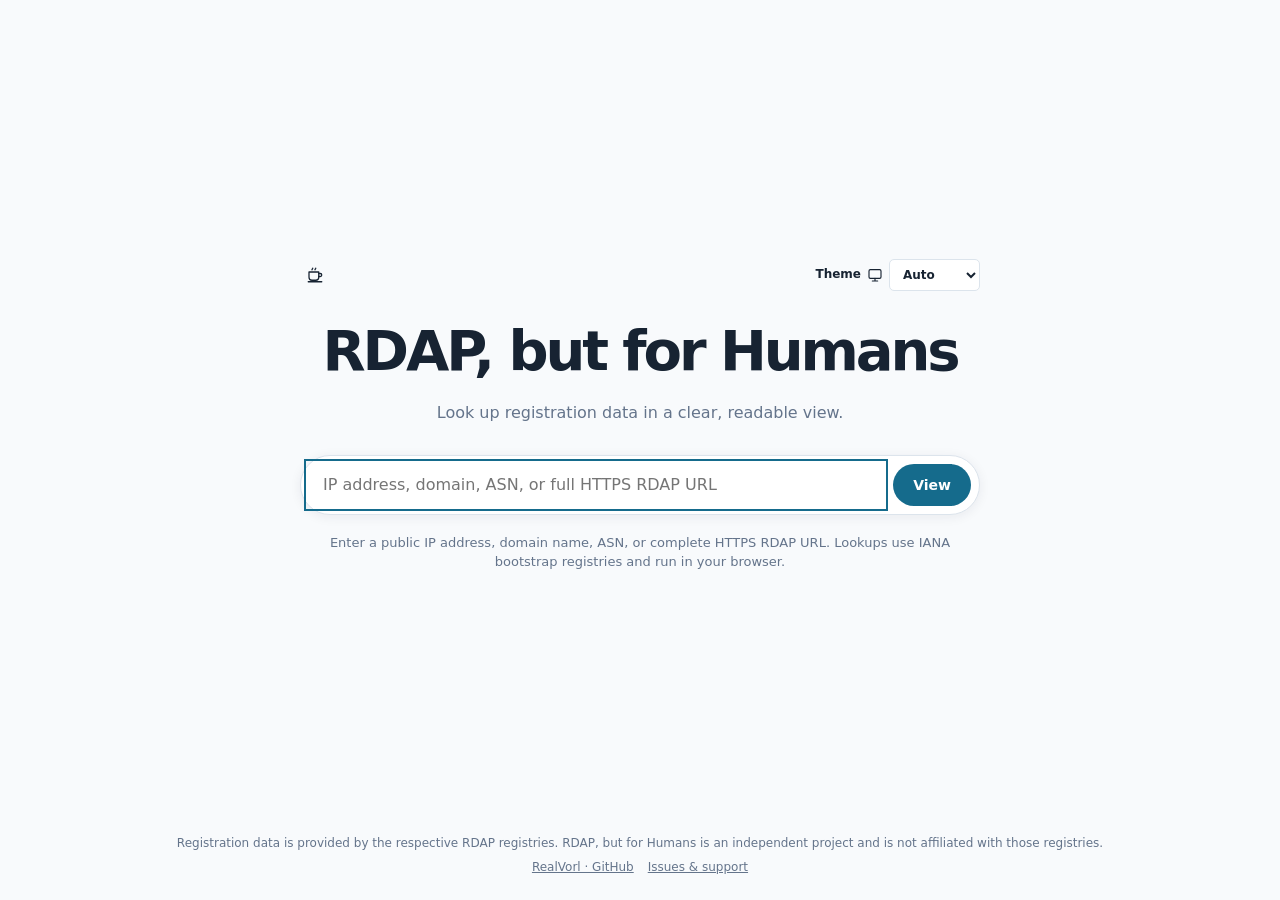
<file: web/index.html>
<!doctype html>
<html lang="en">
<head>
  <meta charset="utf-8">
  <meta name="viewport" content="width=device-width, initial-scale=1">
  <meta name="description" content="A clear, standards-aware view of RDAP registration data, rendered in your browser.">
  <title>RDAP, but for Humans</title>
  <link rel="icon" type="image/svg+xml" href="../assets/icon-small.svg">
  <link rel="icon" type="image/png" sizes="48x48" href="../assets/icon-48.png">
  <link rel="icon" type="image/png" sizes="128x128" href="../assets/icon-128.png">
  <link rel="apple-touch-icon" href="../assets/icon-128.png">
  <link rel="stylesheet" href="../core/theme.css">
  <style>
    :root{--text:#172332;--line:#dce4ec;--panel:#fff;--accent:#156b8c;color-scheme:light;font:16px/1.5 system-ui,-apple-system,BlinkMacSystemFont,"Segoe UI",sans-serif;background:#f8fafc;color:#172332}
    *{box-sizing:border-box}body{margin:0;min-height:100vh;display:grid;grid-template-rows:1fr auto;place-items:center;padding:24px}
    .landing{width:min(100%,680px);text-align:center}.brand{font-size:clamp(36px,8vw,56px);font-weight:650;letter-spacing:-.055em;margin:0 0 8px}.tagline{color:#64748b;margin:0 0 30px}
    form{display:flex;gap:10px;padding:8px;border:1px solid #dce4ec;border-radius:999px;background:#fff;box-shadow:0 2px 12px #17233212}
    input{flex:1;min-width:0;border:0;outline:0;background:transparent;color:#172332;padding:9px 14px;font:inherit}
    button{border:0;border-radius:999px;background:#156b8c;color:white;padding:10px 20px;font:600 14px system-ui,sans-serif;cursor:pointer}button:focus-visible,input:focus-visible{outline:2px solid #156b8c;outline-offset:3px}
    .hint{font-size:13px;color:#64748b;margin:18px 0 0}.error{color:#b42318;margin:14px 0 0;font-size:14px}
    .retry-button{display:block;margin:14px auto 0;border:1px solid #dce4ec;border-radius:999px;background:transparent;color:inherit;padding:8px 16px;font:600 13px system-ui,sans-serif;cursor:pointer}.retry-button:disabled{opacity:.55;cursor:wait}
    .site-attribution{width:100%;align-self:end;text-align:center;margin-top:28px;color:#64748b;font-size:12px}.site-attribution p{margin:0 0 6px}.site-links{display:flex;justify-content:center;gap:14px;flex-wrap:wrap;align-items:center}.site-attribution a{color:inherit}
    :root[data-theme="light"]{--text:#172332;--line:#dce4ec;--panel:#fff;--accent:#156b8c;color-scheme:light;background:#f8fafc;color:#172332}:root[data-theme="dark"]{--text:#e9f2fa;--line:#324450;--panel:#17232d;--accent:#79cde6;color-scheme:dark;background:#101820;color:#e9f2fa}:root[data-theme="dark"] .tagline,:root[data-theme="dark"] .hint{color:#afc0cf}:root[data-theme="dark"] form{background:#17232d;border-color:#324450;box-shadow:none}:root[data-theme="dark"] input{color:#e9f2fa}:root[data-theme="dark"] button{background:#176b82}:root[data-theme="dark"] .error{color:#ff9b91}:root[data-theme="dark"] .retry-button{border-color:#324450}:root[data-theme="dark"] .site-attribution{color:#afc0cf}
    [hidden]{display:none!important}
  </style>
</head>
<body>
  <main class="landing" id="landing">
    <div id="landing-toolbar-slot" class="landing-toolbar-slot"></div>
    <h1 class="brand">RDAP, but for Humans</h1>
    <p class="tagline">Look up registration data in a clear, readable view.</p>
    <form id="lookup-form" role="search">
      <input id="rdap-url" name="url" type="text" inputmode="url" placeholder="IP address, domain, ASN, or full HTTPS RDAP URL" aria-label="IPv4 or IPv6 address, domain name, ASN, or full HTTPS RDAP URL" aria-describedby="lookup-status lookup-error" required>
      <button type="submit">View</button>
    </form>
    <p id="lookup-status" role="status" aria-live="polite" hidden></p>
    <p id="lookup-error" class="error" role="alert" hidden></p>
    <button id="retry-lookup" class="retry-button" type="button" hidden>Retry lookup</button>
    <button id="grant-service-access" class="retry-button" type="button" hidden>Allow access to the RDAP service</button>
    <p class="hint">Enter a public IP address, domain name, ASN, or complete HTTPS RDAP URL. Lookups use IANA bootstrap registries and run in your browser.</p>
  </main>
  <div id="viewer-root" hidden></div>
  <footer id="landing-attribution" class="site-attribution">
    <p>Registration data is provided by the respective RDAP registries. RDAP, but for Humans is an independent project and is not affiliated with those registries.</p>
    <nav class="site-links" aria-label="Project links">
      <a href="https://github.com/realvorl/rdap-h" target="_blank" rel="noopener noreferrer">RealVorl · GitHub</a>
      <a href="https://github.com/realvorl/rdap-h/issues" target="_blank" rel="noopener noreferrer">Issues &amp; support</a>
    </nav>
  </footer>
  <script src="../core/rdap.js"></script>
  <script src="../core/renderer.js"></script>
  <script src="src/app.js" data-core-root="../core/"></script>
</body>
</html>
</file>
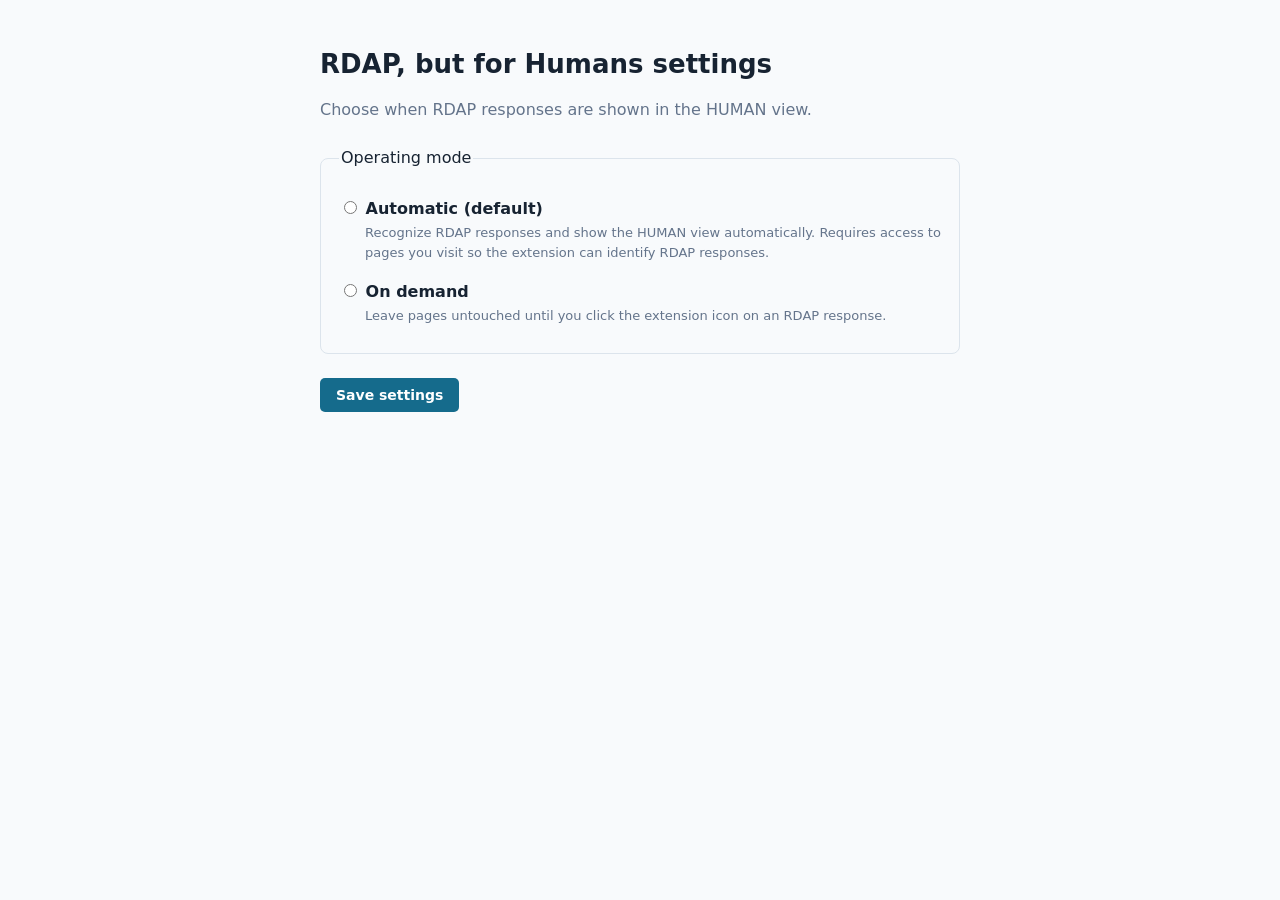
<file: extension/settings.html>
<!doctype html>
<html lang="en">
<head>
  <meta charset="utf-8">
  <meta name="viewport" content="width=device-width, initial-scale=1">
  <title>RDAP, but for Humans Settings</title>
  <style>
    :root{font:16px/1.5 system-ui,-apple-system,"Segoe UI",sans-serif;color:#172332;background:#f8fafc;color-scheme:light dark}
    @media(prefers-color-scheme:dark){:root{color:#e9f2fa;background:#101820}}
    *{box-sizing:border-box}body{max-width:680px;margin:0 auto;padding:32px 20px}h1{font-size:26px;line-height:1.2}p{color:#64748b}@media(prefers-color-scheme:dark){p{color:#afc0cf}}
    fieldset{border:1px solid #dce4ec;border-radius:8px;padding:18px;margin:24px 0} @media(prefers-color-scheme:dark){fieldset{border-color:#324450}}
    label{display:block;padding:9px 0;font-weight:650}label span{display:block;margin:2px 0 0 26px;font-size:13px;font-weight:400;color:#64748b}@media(prefers-color-scheme:dark){label span{color:#afc0cf}}
    input{accent-color:#156b8c}button{border:0;border-radius:5px;background:#156b8c;color:#fff;padding:9px 16px;font:600 14px system-ui,sans-serif;cursor:pointer}button:focus-visible,input:focus-visible{outline:2px solid #156b8c;outline-offset:3px}#save-status{display:inline-block;margin-left:12px;font-size:13px}
  </style>
</head>
<body>
  <main>
    <h1>RDAP, but for Humans settings</h1>
    <p>Choose when RDAP responses are shown in the HUMAN view.</p>
    <form id="settings-form">
      <fieldset>
        <legend>Operating mode</legend>
        <label><input type="radio" name="operatingMode" value="automatic"> Automatic (default)<span>Recognize RDAP responses and show the HUMAN view automatically. Requires access to pages you visit so the extension can identify RDAP responses.</span></label>
        <label><input type="radio" name="operatingMode" value="onDemand"> On demand<span>Leave pages untouched until you click the extension icon on an RDAP response.</span></label>
      </fieldset>
      <button type="submit">Save settings</button><span id="save-status" role="status" aria-live="polite"></span>
    </form>
  </main>
  <script src="src/settings.js"></script>
</body>
</html>
</file>
<file: core/theme.css>
.theme-control{--theme-text:var(--text,#172332);--theme-line:var(--line,#dce4ec);--theme-panel:var(--panel,#fff);--theme-accent:var(--accent,#156b8c);display:inline-flex;align-items:center;gap:6px;min-width:0;flex:none;white-space:nowrap}
.theme-label{font:600 12px/1.3 system-ui,-apple-system,BlinkMacSystemFont,"Segoe UI",sans-serif;color:var(--theme-text)}
.theme-icon{display:block;flex:none;width:16px;height:16px;color:var(--theme-text)}
.theme-select{appearance:auto;min-height:32px;padding:5px 25px 5px 9px;border:1px solid var(--theme-line);border-radius:5px;background:var(--theme-panel);color:var(--theme-text);font:600 12px/1.3 system-ui,-apple-system,BlinkMacSystemFont,"Segoe UI",sans-serif;cursor:pointer}
.theme-select:focus-visible{outline:2px solid var(--theme-accent);outline-offset:2px}
.theme-select option{background:var(--theme-panel);color:var(--theme-text)}
.toolbar-kofi{display:inline-flex;align-items:center;justify-content:center;flex:none;width:30px;height:32px;border-radius:4px;color:var(--text,var(--theme-text,#172332));text-decoration:none}
.kofi-icon{display:block;width:18px;height:18px;color:inherit}
.toolbar-kofi:hover{color:var(--accent,var(--theme-accent,#156b8c))}
.toolbar-kofi:focus-visible{outline:2px solid var(--accent,var(--theme-accent,#156b8c));outline-offset:2px}
.landing-toolbar-slot{width:100%;margin:0 0 18px}
.landing-toolbar{display:flex;align-items:center;justify-content:space-between;gap:8px;flex-wrap:wrap;width:100%;min-width:0}
.landing-toolbar .theme-control{margin-left:auto}
</file>
